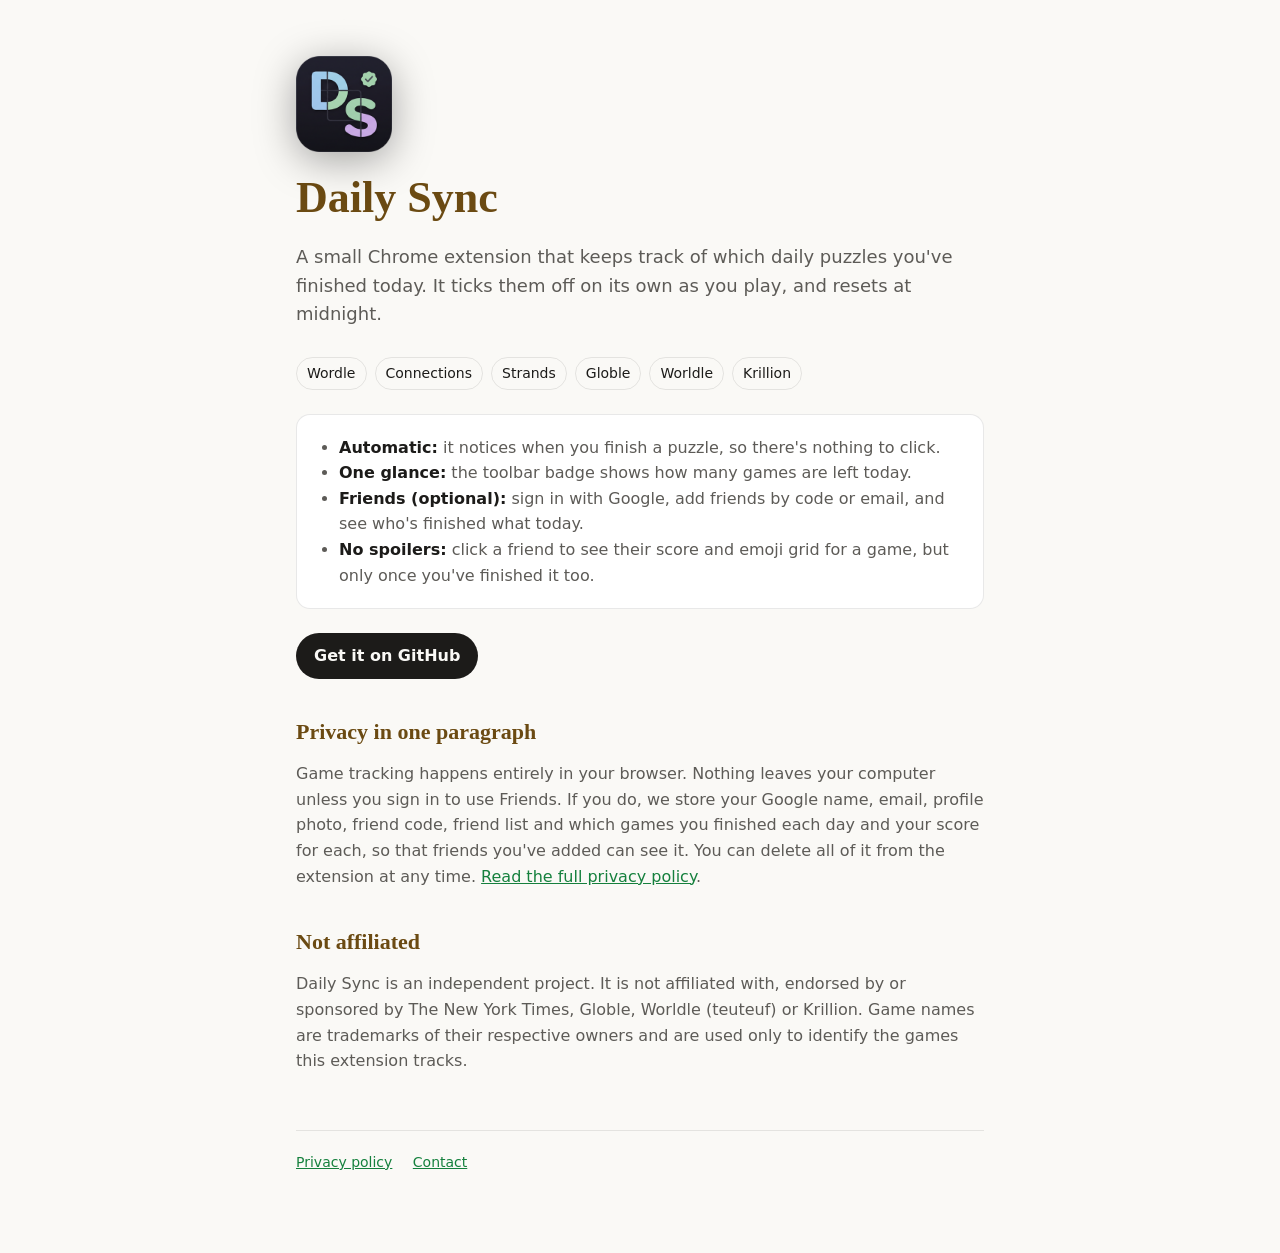
<file: docs/index.html>
<!doctype html>
<html lang="en">
<head>
  <meta charset="utf-8">
  <meta name="viewport" content="width=device-width, initial-scale=1">
  <title>Daily Sync</title>
  <meta name="description" content="A Chrome extension that tracks which daily puzzles you've finished today, and lets you compare progress with friends.">
  <meta name="google-site-verification" content="rkymTH4-JPx95Lj8J3eEU_9Kp0Ny_u4d1KwRM8esDr0" />
  <link rel="icon" type="image/png" href="favicon.png">
  <link rel="apple-touch-icon" href="apple-touch-icon.png">
  <meta property="og:image" content="https://raahilpattan.github.io/daily-sync/logo.png">
  <link rel="stylesheet" href="style.css">
</head>
<body>
  <main>
    <img class="logo" src="logo.png" alt="Daily Sync logo" width="96" height="96">
    <h1>Daily Sync</h1>
    <p class="lede">A small Chrome extension that keeps track of which daily puzzles you've finished today. It ticks them off on its own as you play, and resets at midnight.</p>

    <ul class="games">
      <li>Wordle</li><li>Connections</li><li>Strands</li><li>Globle</li><li>Worldle</li><li>Krillion</li>
    </ul>

    <div class="card">
      <ul>
        <li><strong>Automatic:</strong> it notices when you finish a puzzle, so there's nothing to click.</li>
        <li><strong>One glance:</strong> the toolbar badge shows how many games are left today.</li>
        <li><strong>Friends (optional):</strong> sign in with Google, add friends by code or email, and see who's finished what today.</li>
        <li><strong>No spoilers:</strong> click a friend to see their score and emoji grid for a game, but only once you've finished it too.</li>
      </ul>
    </div>

    <!-- After Chrome Web Store approval: point this at the store listing and relabel it "Add to Chrome". -->
    <p><a class="btn" href="https://github.com/raahilpattan/daily-sync">Get it on GitHub</a></p>

    <h2>Privacy in one paragraph</h2>
    <p>Game tracking happens entirely in your browser. Nothing leaves your computer unless you sign in to use Friends. If you do, we store your Google name, email, profile photo, friend code, friend list and which games you finished each day and your score for each, so that friends you've added can see it. You can delete all of it from the extension at any time. <a href="privacy.html">Read the full privacy policy</a>.</p>

    <h2>Not affiliated</h2>
    <p>Daily Sync is an independent project. It is not affiliated with, endorsed by or sponsored by The New York Times, Globle, Worldle (teuteuf) or Krillion. Game names are trademarks of their respective owners and are used only to identify the games this extension tracks.</p>

    <footer>
      <a href="privacy.html">Privacy policy</a>
      <a href="mailto:raahil.pattan@gmail.com">Contact</a>
    </footer>
  </main>
</body>
</html>
</file>
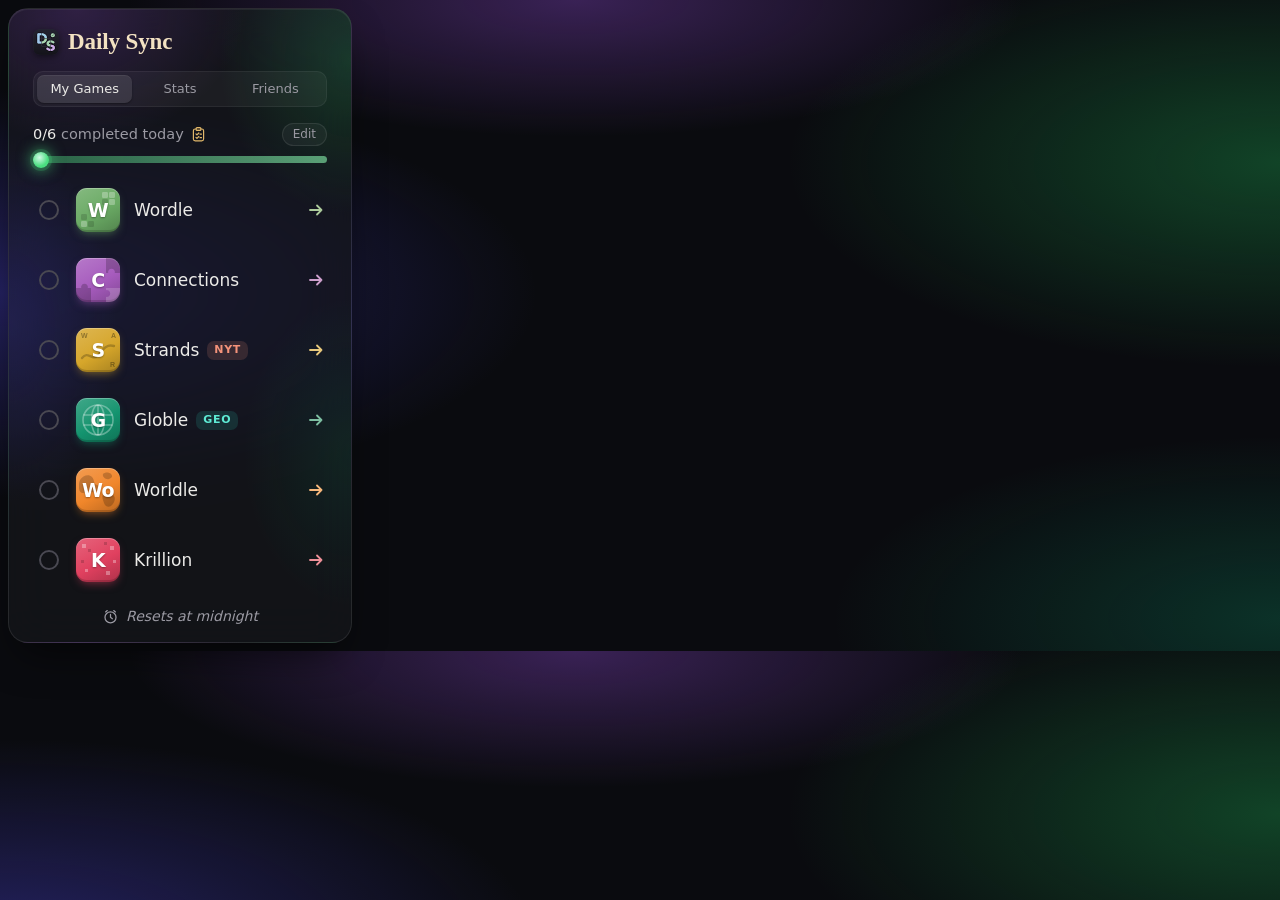
<file: popup.html>
<!doctype html>
<html lang="en">
<head>
  <meta charset="utf-8">
  <title>Daily Sync</title>
  <link rel="stylesheet" href="popup.css">
</head>
<body>
  <main class="card">
    <header class="head">
      <div class="title-row">
        <h1><img class="logo" src="icons/icon48.png" alt="" width="26" height="26">Daily Sync</h1>
        <time id="date" class="date"></time>
      </div>

      <div class="tabs" role="tablist" aria-label="View">
        <span class="tab-indicator" aria-hidden="true"></span>
        <button class="tab" id="tab-games" role="tab" aria-selected="true" aria-controls="panel-games" data-tab="games">My Games</button>
        <button class="tab" id="tab-stats" role="tab" aria-selected="false" aria-controls="panel-stats" data-tab="stats" tabindex="-1">Stats</button>
        <button class="tab" id="tab-friends" role="tab" aria-selected="false" aria-controls="panel-friends" data-tab="friends" tabindex="-1">Friends</button>
      </div>
    </header>

    <!-- ───────── My Games ───────── -->
    <section id="panel-games" class="panel" role="tabpanel" aria-labelledby="tab-games">
      <div class="progress-block">
        <div class="progress-label">
          <span id="progress-text"><b>0/6</b> completed today</span>
          <svg class="clipboard" viewBox="0 0 20 20" aria-hidden="true">
            <rect x="4" y="3.5" width="12" height="14" rx="2.2"/>
            <rect x="7.2" y="2" width="5.6" height="3.2" rx="1.1" class="clip"/>
            <path d="M7 9.2l1.2 1.2L10.4 8.2M11.8 9.5H13.5M7 13.4l1.2 1.2 2.2-2.2M11.8 13.7H13.5"/>
          </svg>
          <span id="streak-chip" class="streak-chip" hidden></span>
          <button id="edit-btn" class="edit-btn" type="button" aria-pressed="false" title="Hide or reorder games">Edit</button>
        </div>
        <div class="bar" role="progressbar" aria-labelledby="progress-text" aria-valuemin="0" aria-valuemax="6" aria-valuenow="0">
          <div id="bar-fill" class="bar-fill"></div>
          <div id="bar-knob" class="bar-knob"></div>
        </div>
      </div>

      <p id="edit-hint" class="edit-hint" hidden>Drag <b>⋮⋮</b> to reorder. Click the eye to hide a game you don't play.</p>
      <ul id="game-list" class="games"></ul>
    </section>

    <!-- ───────── Stats ───────── -->
    <section id="panel-stats" class="panel" role="tabpanel" aria-labelledby="tab-stats" hidden>
      <div class="stat-cards">
        <div class="stat-card main">
          <span class="stat-num"><span class="flame" aria-hidden="true">🔥</span><span id="st-current">0</span></span>
          <span class="stat-label">day streak</span>
        </div>
        <div class="stat-card">
          <span class="stat-num" id="st-best">0</span>
          <span class="stat-label">best streak</span>
        </div>
        <div class="stat-card">
          <span class="stat-num" id="st-perfect">0</span>
          <span class="stat-label">perfect days</span>
        </div>
      </div>

      <div class="cal-wrap">
        <div class="cal-head">
          <span id="cal-title">Last 16 weeks</span>
          <span class="cal-legend" aria-hidden="true">less <i class="l0"></i><i class="l1"></i><i class="l2"></i><i class="l3"></i><i class="l4"></i> all</span>
        </div>
        <div class="cal-body">
          <div class="cal-days" aria-hidden="true"><span>M</span><span></span><span>W</span><span></span><span>F</span><span></span><span></span></div>
          <div id="calendar" class="calendar" role="img"></div>
        </div>
      </div>

      <ul id="game-stats" class="game-stats"></ul>
      <p id="stats-empty" class="stats-empty" hidden>Finish a puzzle to start your streak. Your history builds up from today.</p>
    </section>

    <!-- ───────── Friends ───────── -->
    <section id="panel-friends" class="panel" role="tabpanel" aria-labelledby="tab-friends" hidden>

      <div id="friends-unconfigured" class="empty" hidden>
        <h2>Friends isn't set up yet</h2>
        <p>Add your OAuth client ID to <code>manifest.json</code> and your Firebase keys to <code>firebase-config.js</code>. The README has the steps.</p>
      </div>

      <div id="friends-signed-out" class="empty" hidden>
        <svg class="empty-art" viewBox="0 0 64 48" aria-hidden="true">
          <circle cx="22" cy="17" r="8"/><path d="M8 42c1.5-8 7.5-12 14-12s12.5 4 14 12"/>
          <circle cx="44" cy="19" r="6.5"/><path d="M38.5 31.5c1.6-.6 3.4-1 5.5-1 5.4 0 10.4 3.4 11.6 10.5"/>
        </svg>
        <h2>Play along with friends</h2>
        <p>Sign in to see who's finished today's puzzles.</p>
        <button id="signin-btn" class="google-btn" type="button">
          <svg viewBox="0 0 48 48" aria-hidden="true">
            <path fill="#EA4335" d="M24 9.5c3.54 0 6.71 1.22 9.21 3.6l6.85-6.85C35.9 2.38 30.47 0 24 0 14.62 0 6.51 5.38 2.56 13.22l7.98 6.19C12.43 13.72 17.74 9.5 24 9.5z"/>
            <path fill="#4285F4" d="M46.98 24.55c0-1.57-.15-3.09-.38-4.55H24v9.02h12.94c-.58 2.96-2.26 5.48-4.78 7.18l7.73 6c4.51-4.18 7.09-10.36 7.09-17.65z"/>
            <path fill="#FBBC05" d="M10.53 28.59c-.48-1.45-.76-2.99-.76-4.59s.27-3.14.76-4.59l-7.98-6.19C.92 16.46 0 20.12 0 24c0 3.88.92 7.54 2.56 10.78l7.97-6.19z"/>
            <path fill="#34A853" d="M24 48c6.48 0 11.93-2.13 15.89-5.81l-7.73-6c-2.15 1.45-4.92 2.3-8.16 2.3-6.26 0-11.57-4.22-13.47-9.91l-7.98 6.19C6.51 42.62 14.62 48 24 48z"/>
          </svg>
          <span>Sign in with Google</span>
        </button>
        <p id="signin-msg" class="form-msg" hidden></p>
      </div>

      <div id="friends-signed-in" hidden>
        <div class="me-row">
          <span class="avatar" id="me-avatar"></span>
          <div class="me-text">
            <span id="me-name" class="me-name"></span>
            <button id="copy-code" class="code-chip" type="button" title="Copy your friend code">
              Your code <b id="me-code">······</b>
              <svg viewBox="0 0 16 16" aria-hidden="true"><rect x="5.5" y="5.5" width="8" height="8" rx="1.6"/><path d="M10.5 3.5v-.2A1.3 1.3 0 0 0 9.2 2H3.3A1.3 1.3 0 0 0 2 3.3v5.9a1.3 1.3 0 0 0 1.3 1.3h.2"/></svg>
            </button>
          </div>
          <button id="refresh-btn" class="icon-btn" type="button" title="Refresh" aria-label="Refresh leaderboard">
            <svg viewBox="0 0 16 16" aria-hidden="true"><path d="M13.5 8a5.5 5.5 0 1 1-1.6-3.9M13.5 2.5v3h-3"/></svg>
          </button>
        </div>

        <ol id="leaderboard" class="board" aria-live="polite"></ol>

        <div id="pending-wrap" class="pending-wrap" hidden>
          <h3>Waiting for them to add you back</h3>
          <ul id="pending" class="pending"></ul>
        </div>

        <form id="add-form" class="add-form" autocomplete="off">
          <input id="add-input" type="text" placeholder="Friend's email or code" spellcheck="false" aria-label="Friend's email or friend code">
          <button id="add-btn" type="submit">Add</button>
        </form>
        <p id="add-msg" class="form-msg" hidden></p>

        <div class="account-links">
          <button id="signout-btn" class="link-btn" type="button">Sign out</button>
          <span aria-hidden="true">·</span>
          <button id="delete-btn" class="link-btn danger" type="button">Delete account</button>
        </div>
      </div>
    </section>

    <footer class="foot">
      <svg class="clock" viewBox="0 0 20 20" aria-hidden="true">
        <circle cx="10" cy="11" r="6.5"/>
        <path d="M10 7.6V11l2.2 1.6M4.2 4.6l2-1.6M15.8 4.6l-2-1.6"/>
      </svg>
      <span id="reset-countdown">Resets at midnight</span>
    </footer>
  </main>

  <template id="row-template">
    <li class="game">
      <button class="handle" type="button" tabindex="-1" aria-hidden="true">
        <svg viewBox="0 0 12 20"><circle cx="3.5" cy="5" r="1.4"/><circle cx="8.5" cy="5" r="1.4"/><circle cx="3.5" cy="10" r="1.4"/><circle cx="8.5" cy="10" r="1.4"/><circle cx="3.5" cy="15" r="1.4"/><circle cx="8.5" cy="15" r="1.4"/></svg>
      </button>
      <button class="status" type="button">
        <span class="ring"></span>
        <svg class="check" viewBox="0 0 20 20" aria-hidden="true"><circle cx="10" cy="10" r="9"/><path d="M6 10.4l2.6 2.6L14.2 7.4"/></svg>
      </button>
      <button class="open" type="button">
        <span class="tile" aria-hidden="true"><span class="tile-art"></span><span class="tile-letter"></span></span>
        <span class="text">
          <span class="name-row"><span class="name"></span><span class="tag" hidden></span></span>
          <span class="sub"></span>
        </span>
        <svg class="arrow" viewBox="0 0 20 20" aria-hidden="true"><path d="M4 10h11.5M11 5.5l4.5 4.5-4.5 4.5"/></svg>
      </button>
      <button class="vis" type="button" aria-pressed="true">
        <svg class="eye-on" viewBox="0 0 20 20" aria-hidden="true"><path d="M1.8 10S4.8 4.5 10 4.5 18.2 10 18.2 10 15.2 15.5 10 15.5 1.8 10 1.8 10z"/><circle cx="10" cy="10" r="2.6"/></svg>
        <svg class="eye-off" viewBox="0 0 20 20" aria-hidden="true"><path d="M3 3l14 14M8.2 5a8.8 8.8 0 0 1 1.8-.2c5.2 0 8.2 5.2 8.2 5.2a14 14 0 0 1-2.3 2.9M12.1 14.9A8 8 0 0 1 10 15.2C4.8 15.2 1.8 10 1.8 10a14 14 0 0 1 3.1-3.6"/></svg>
      </button>
    </li>
  </template>

  <script type="module" src="popup.js"></script>
</body>
</html>
</file>
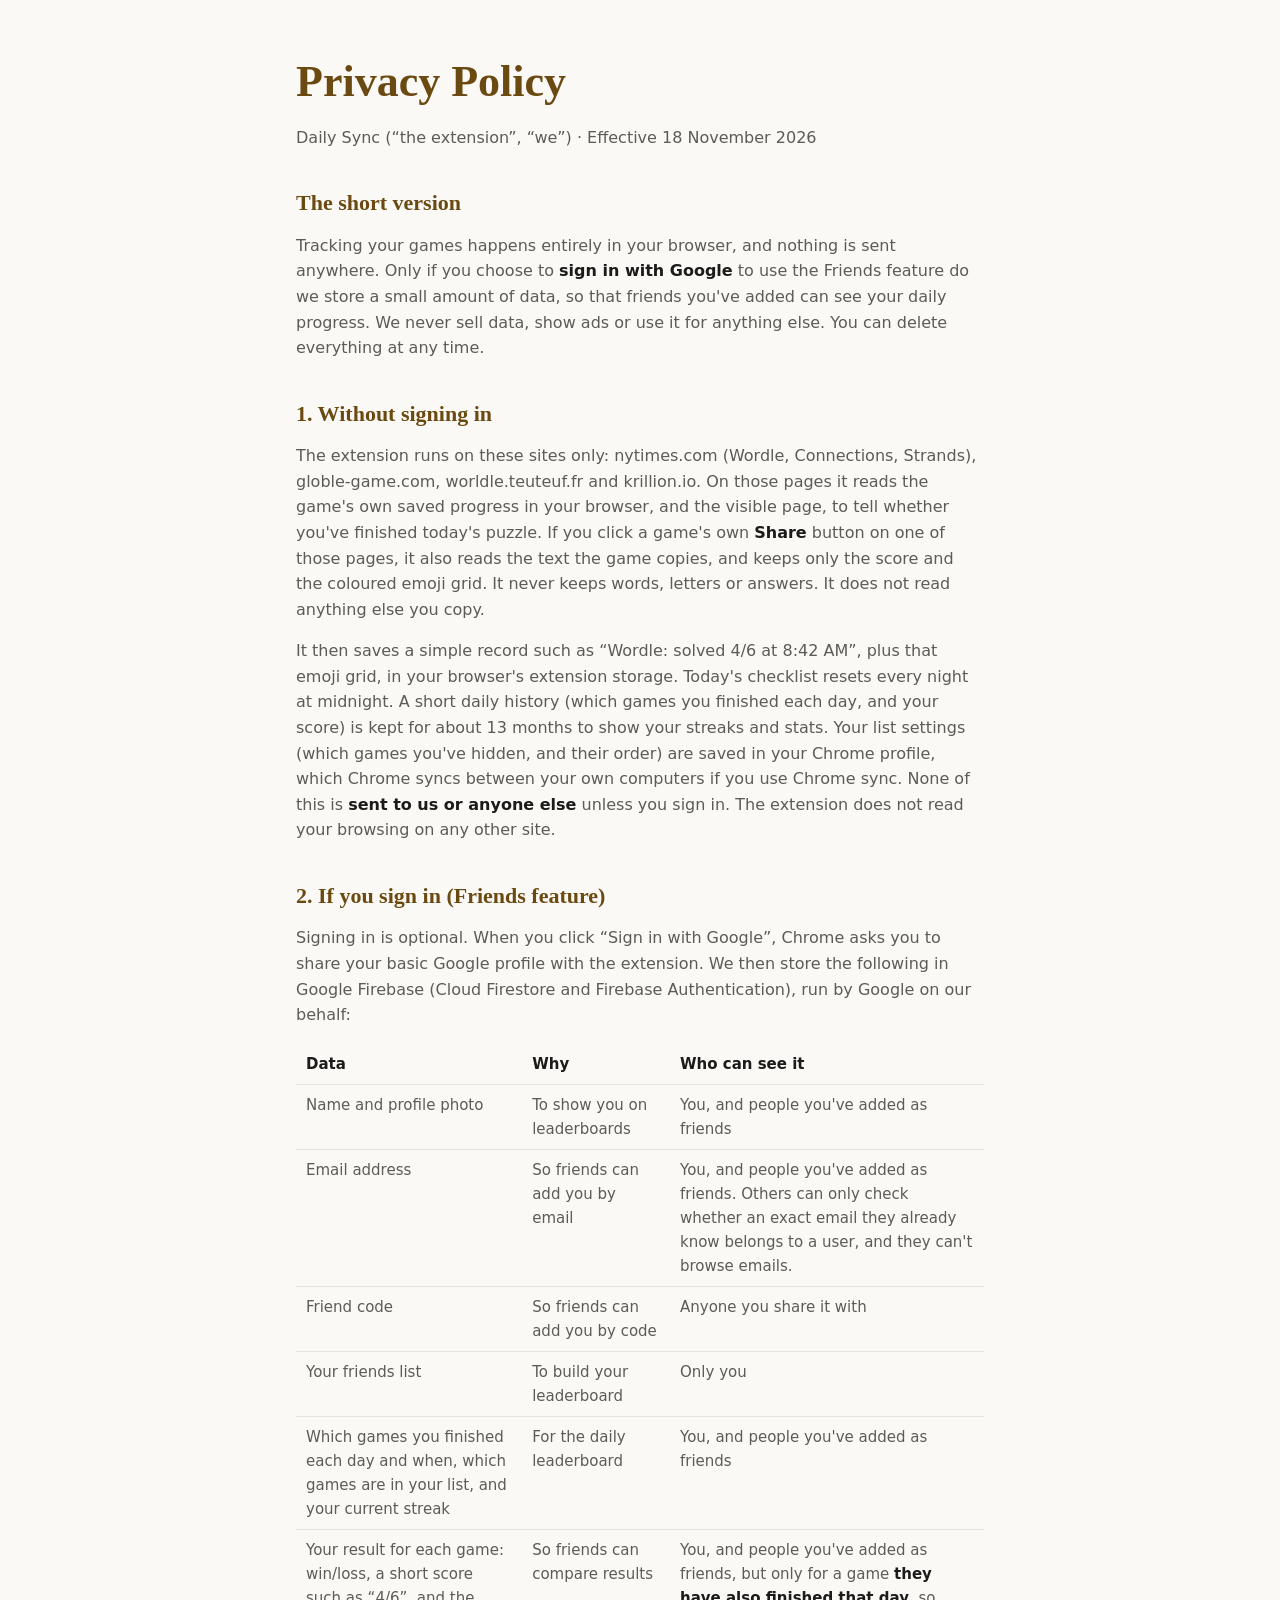
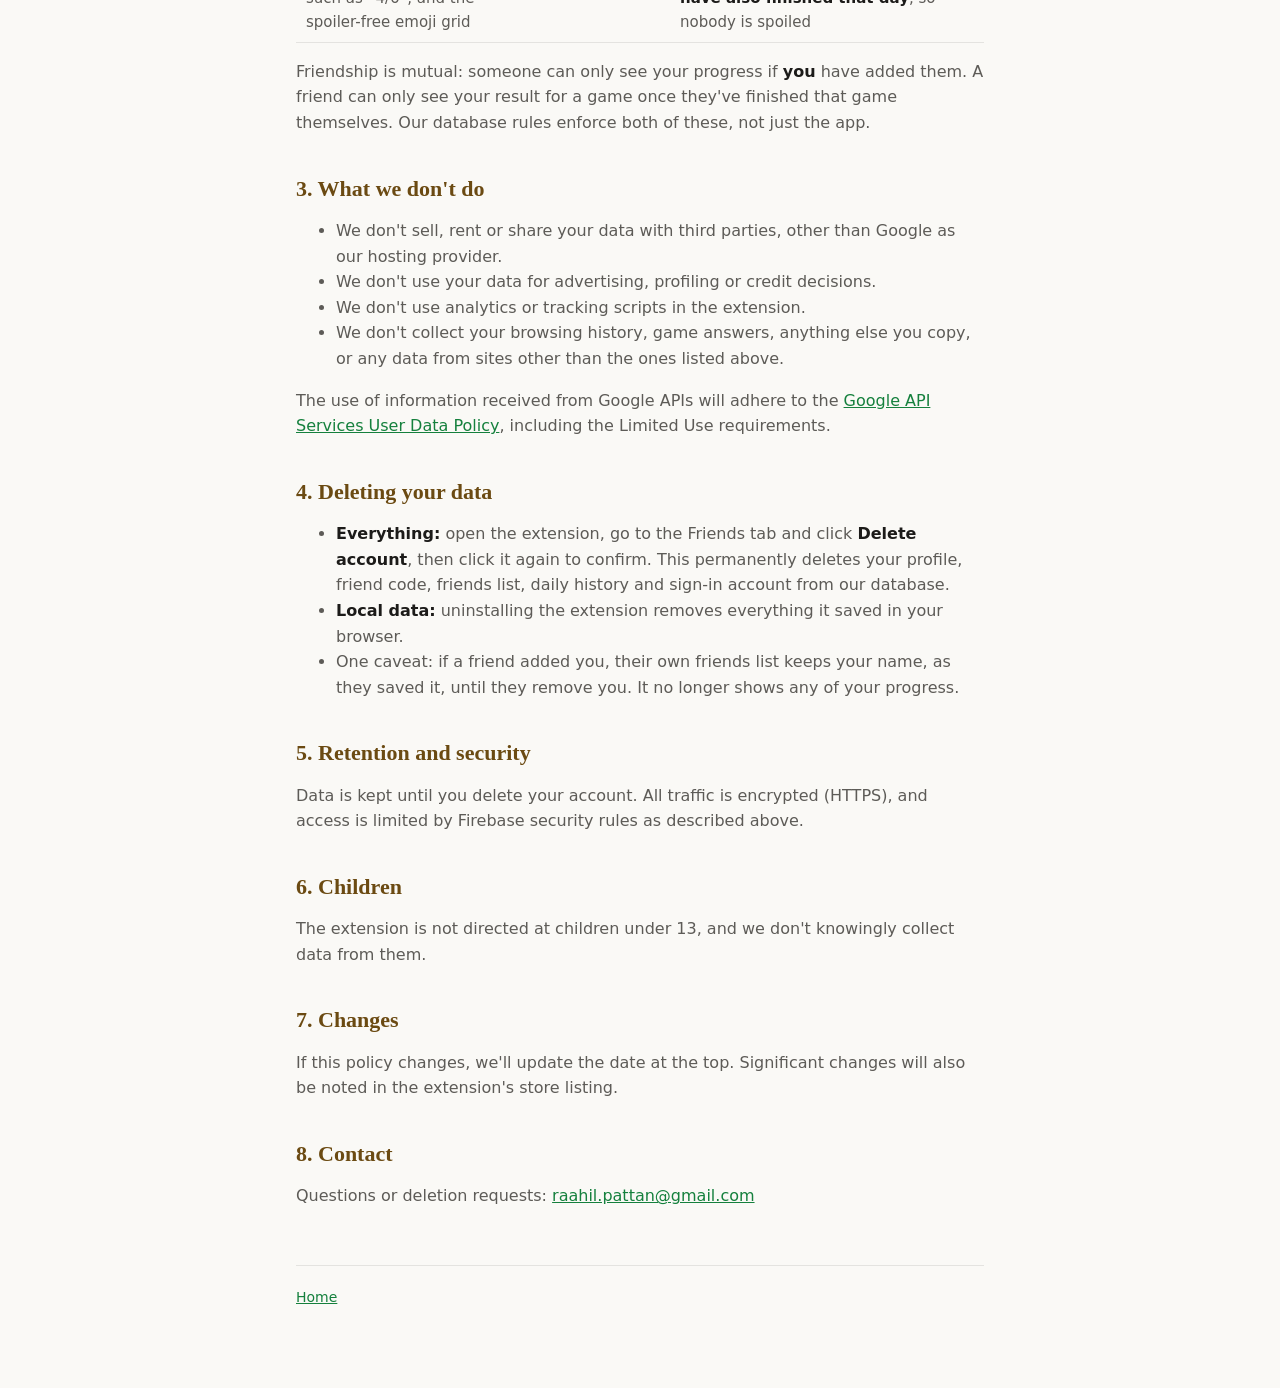
<file: docs/privacy.html>
<!doctype html>
<html lang="en">
<head>
  <meta charset="utf-8">
  <meta name="viewport" content="width=device-width, initial-scale=1">
  <title>Privacy Policy · Daily Sync</title>
  <link rel="icon" type="image/png" href="favicon.png">
  <link rel="apple-touch-icon" href="apple-touch-icon.png">
  <link rel="stylesheet" href="style.css">
</head>
<body>
  <main>
    <h1>Privacy Policy</h1>
    <p>Daily Sync (“the extension”, “we”) · Effective 18 November 2026</p>

    <h2>The short version</h2>
    <p>Tracking your games happens entirely in your browser, and nothing is sent anywhere. Only if you choose to <strong>sign in with Google</strong> to use the Friends feature do we store a small amount of data, so that friends you've added can see your daily progress. We never sell data, show ads or use it for anything else. You can delete everything at any time.</p>

    <h2>1. Without signing in</h2>
    <p>The extension runs on these sites only: nytimes.com (Wordle, Connections, Strands), globle-game.com, worldle.teuteuf.fr and krillion.io. On those pages it reads the game's own saved progress in your browser, and the visible page, to tell whether you've finished today's puzzle. If you click a game's own <strong>Share</strong> button on one of those pages, it also reads the text the game copies, and keeps only the score and the coloured emoji grid. It never keeps words, letters or answers. It does not read anything else you copy.</p>
    <p>It then saves a simple record such as “Wordle: solved 4/6 at 8:42 AM”, plus that emoji grid, in your browser's extension storage. Today's checklist resets every night at midnight. A short daily history (which games you finished each day, and your score) is kept for about 13 months to show your streaks and stats. Your list settings (which games you've hidden, and their order) are saved in your Chrome profile, which Chrome syncs between your own computers if you use Chrome sync. None of this is <strong>sent to us or anyone else</strong> unless you sign in. The extension does not read your browsing on any other site.</p>

    <h2>2. If you sign in (Friends feature)</h2>
    <p>Signing in is optional. When you click “Sign in with Google”, Chrome asks you to share your basic Google profile with the extension. We then store the following in Google Firebase (Cloud Firestore and Firebase Authentication), run by Google on our behalf:</p>
    <div class="table-wrap">
      <table>
        <tr><th>Data</th><th>Why</th><th>Who can see it</th></tr>
        <tr><td>Name and profile photo</td><td>To show you on leaderboards</td><td>You, and people you've added as friends</td></tr>
        <tr><td>Email address</td><td>So friends can add you by email</td><td>You, and people you've added as friends. Others can only check whether an exact email they already know belongs to a user, and they can't browse emails.</td></tr>
        <tr><td>Friend code</td><td>So friends can add you by code</td><td>Anyone you share it with</td></tr>
        <tr><td>Your friends list</td><td>To build your leaderboard</td><td>Only you</td></tr>
        <tr><td>Which games you finished each day and when, which games are in your list, and your current streak</td><td>For the daily leaderboard</td><td>You, and people you've added as friends</td></tr>
        <tr><td>Your result for each game: win/loss, a short score such as “4/6”, and the spoiler-free emoji grid</td><td>So friends can compare results</td><td>You, and people you've added as friends, but only for a game <strong>they have also finished that day</strong>, so nobody is spoiled</td></tr>
      </table>
    </div>
    <p>Friendship is mutual: someone can only see your progress if <strong>you</strong> have added them. A friend can only see your result for a game once they've finished that game themselves. Our database rules enforce both of these, not just the app.</p>

    <h2>3. What we don't do</h2>
    <ul>
      <li>We don't sell, rent or share your data with third parties, other than Google as our hosting provider.</li>
      <li>We don't use your data for advertising, profiling or credit decisions.</li>
      <li>We don't use analytics or tracking scripts in the extension.</li>
      <li>We don't collect your browsing history, game answers, anything else you copy, or any data from sites other than the ones listed above.</li>
    </ul>
    <p>The use of information received from Google APIs will adhere to the <a href="https://developers.google.com/terms/api-services-user-data-policy">Google API Services User Data Policy</a>, including the Limited Use requirements.</p>

    <h2>4. Deleting your data</h2>
    <ul>
      <li><strong>Everything:</strong> open the extension, go to the Friends tab and click <strong>Delete account</strong>, then click it again to confirm. This permanently deletes your profile, friend code, friends list, daily history and sign-in account from our database.</li>
      <li><strong>Local data:</strong> uninstalling the extension removes everything it saved in your browser.</li>
      <li>One caveat: if a friend added you, their own friends list keeps your name, as they saved it, until they remove you. It no longer shows any of your progress.</li>
    </ul>

    <h2>5. Retention and security</h2>
    <p>Data is kept until you delete your account. All traffic is encrypted (HTTPS), and access is limited by Firebase security rules as described above.</p>

    <h2>6. Children</h2>
    <p>The extension is not directed at children under 13, and we don't knowingly collect data from them.</p>

    <h2>7. Changes</h2>
    <p>If this policy changes, we'll update the date at the top. Significant changes will also be noted in the extension's store listing.</p>

    <h2>8. Contact</h2>
    <p>Questions or deletion requests: <a href="mailto:raahil.pattan@gmail.com">raahil.pattan@gmail.com</a></p>

    <footer>
      <a href="index.html">Home</a>
    </footer>
  </main>
</body>
</html>
</file>
<file: docs/style.css>
:root {
  --bg: #0d0e12;
  --surface: #16171c;
  --border: rgba(255, 255, 255, 0.08);
  --text: #ecebe8;
  --muted: #a3a2ab;
  --cream: #f3e2c2;
  --green: #4ade80;
  --serif: "Iowan Old Style", "Palatino Linotype", Palatino, Georgia, serif;
  --sans: system-ui, -apple-system, "Segoe UI", Roboto, sans-serif;
  color-scheme: dark;
}
:root[data-theme="light"] { color-scheme: light; }
@media (prefers-color-scheme: light) {
  :root:not([data-theme="dark"]) {
    --bg: #faf9f6; --surface: #ffffff; --border: rgba(0, 0, 0, 0.09);
    --text: #1c1b19; --muted: #5d5b57; --cream: #6b4a12; --green: #15803d;
    color-scheme: light;
  }
}

* { box-sizing: border-box; }
body {
  margin: 0;
  background: var(--bg);
  color: var(--text);
  font: 16px/1.6 var(--sans);
  -webkit-font-smoothing: antialiased;
}
main { max-width: 720px; margin: 0 auto; padding: 56px 16px 80px; }
h1, h2 { font-family: var(--serif); color: var(--cream); line-height: 1.2; }
.logo { display: block; width: 96px; height: 96px; margin-bottom: 20px; filter: drop-shadow(0 8px 20px rgba(0, 0, 0, 0.35)); }
h1 { font-size: clamp(32px, 6vw, 44px); margin: 0 0 12px; }
h2 { font-size: 22px; margin: 40px 0 8px; }
p, li { color: var(--muted); }
strong { color: var(--text); }
a { color: var(--green); }
.lede { font-size: 18px; margin-bottom: 28px; }
.card { background: var(--surface); border: 1px solid var(--border); border-radius: 14px; padding: 20px 22px; margin: 24px 0; }
.card ul { margin: 0; padding-left: 20px; }
.games { display: flex; flex-wrap: wrap; gap: 8px; padding: 0; list-style: none; }
.games li { padding: 4px 10px; border: 1px solid var(--border); border-radius: 999px; font-size: 14px; color: var(--text); }
.btn { display: inline-block; padding: 10px 18px; border-radius: 999px; background: var(--text); color: var(--bg); font-weight: 600; text-decoration: none; }
footer { margin-top: 56px; font-size: 14px; color: var(--muted); border-top: 1px solid var(--border); padding-top: 20px; }
footer a { margin-right: 16px; }
table { width: 100%; border-collapse: collapse; font-size: 15px; }
th, td { text-align: left; padding: 8px 10px; border-bottom: 1px solid var(--border); vertical-align: top; }
th { color: var(--text); font-weight: 600; }
td { color: var(--muted); }
.table-wrap { overflow-x: auto; }
</file>
<file: popup.css>
:root {
  --frame: #0a0b0f;
  --card: rgba(22, 23, 28, 0.70);
  --card-border: rgba(255, 255, 255, 0.09);
  --text: #ecebe8;
  --muted: #9b9aa3;
  --faint: #5f5e68;
  --cream: #f3e2c2;
  --green: #4ade80;
  --green-deep: #22c55e;
  --serif: "Iowan Old Style", "Palatino Linotype", Palatino, "Book Antiqua", Georgia, ui-serif, serif;
  --sans: "Segoe UI Variable Text", "Segoe UI", system-ui, -apple-system, Roboto, sans-serif;
  color-scheme: dark;
}

* { box-sizing: border-box; margin: 0; padding: 0; }

body {
  width: 360px;
  padding: 8px;
  color: var(--text);
  font: 14px/1.35 var(--sans);
  -webkit-font-smoothing: antialiased;
  user-select: none;
  /* Ambient glows behind the glass card */
  background:
    radial-gradient(60% 45% at 0% 45%, rgba(79, 70, 229, 0.38), transparent 70%),
    radial-gradient(50% 30% at 45% 0%, rgba(168, 85, 247, 0.30), transparent 70%),
    radial-gradient(55% 45% at 100% 25%, rgba(34, 197, 94, 0.30), transparent 70%),
    radial-gradient(50% 40% at 100% 95%, rgba(16, 185, 129, 0.22), transparent 70%),
    var(--frame);
}

/* ---------- Glass card ---------- */
.card {
  position: relative;
  padding: 20px 14px 14px;
  border: 1px solid var(--card-border);
  border-radius: 20px;
  background:
    radial-gradient(70% 30% at 20% 0%, rgba(168, 85, 247, 0.20), transparent 70%),
    radial-gradient(45% 40% at 0% 50%, rgba(79, 70, 229, 0.16), transparent 70%),
    radial-gradient(55% 35% at 100% 8%, rgba(34, 197, 94, 0.20), transparent 70%),
    radial-gradient(45% 35% at 100% 70%, rgba(16, 185, 129, 0.10), transparent 70%),
    var(--card);
  backdrop-filter: blur(22px) saturate(1.3);
  box-shadow:
    inset 0 1px 0 rgba(255, 255, 255, 0.06),
    0 20px 40px -12px rgba(0, 0, 0, 0.6);
}

/* ---------- Header ---------- */
.head { padding: 0 10px 14px; }
.progress-block { padding: 2px 10px 14px; }

.title-row {
  display: flex;
  align-items: center;
  justify-content: space-between;
  margin-bottom: 16px;
}

h1 {
  display: flex;
  align-items: center;
  gap: 9px;
  font: 700 23px/1.1 var(--serif);
  color: var(--cream);
  letter-spacing: -0.005em;
}
h1 .logo {
  width: 26px; height: 26px;
  flex: none;
  border-radius: 7px;
  box-shadow: 0 2px 6px rgba(0, 0, 0, 0.45);
}

.date { color: var(--muted); font-size: 14px; font-variant-numeric: tabular-nums; }

.progress-label {
  display: flex;
  align-items: center;
  gap: 6px;
  font-size: 14.5px;
  color: var(--muted);
  margin-bottom: 10px;
}
.progress-label b { color: var(--text); font-weight: 500; }

.clipboard { width: 17px; height: 17px; fill: none; stroke: #e2b86b; stroke-width: 1.4; stroke-linecap: round; stroke-linejoin: round; }
.clipboard .clip { fill: #3a2f1c; }

/* Progress: soft full-length track, vivid fill, glowing knob at the leading edge */
.bar {
  --p: 0;
  position: relative;
  height: 7px;
  border-radius: 999px;
  background: linear-gradient(90deg, rgba(74, 222, 128, 0.38), rgba(134, 239, 172, 0.62));
}
.bar-fill {
  position: absolute; inset: 0 auto 0 0;
  width: calc(var(--p) * 1%);
  border-radius: inherit;
  background: linear-gradient(90deg, var(--green-deep), var(--green));
  transition: width 0.5s cubic-bezier(0.2, 0.8, 0.2, 1);
}
.bar-knob {
  position: absolute;
  top: 50%;
  left: calc(8px + (100% - 16px) * var(--p) / 100);
  width: 16px; height: 16px;
  border-radius: 50%;
  transform: translate(-50%, -50%);
  background: radial-gradient(circle at 40% 35%, #d1fae5, #4ade80 60%);
  box-shadow: 0 0 0 3px rgba(74, 222, 128, 0.18), 0 0 14px 3px rgba(74, 222, 128, 0.55);
  transition: left 0.5s cubic-bezier(0.2, 0.8, 0.2, 1);
}

/* ---------- Game rows ---------- */
.games { list-style: none; display: flex; flex-direction: column; gap: 4px; }

.game {
  --c: #888;
  position: relative;
  display: flex;
  align-items: center;
  gap: 4px;
  padding: 0 6px 0 8px;
  border: 1px solid transparent;
  border-radius: 14px;
  transition: background 0.2s, border-color 0.2s, box-shadow 0.2s;
}

/* Hover/focus: the row becomes a warm, game-tinted card */
.game:hover, .game:focus-within {
  background:
    linear-gradient(100deg, color-mix(in srgb, var(--c) 14%, transparent), rgba(255, 255, 255, 0.025) 70%);
  border-color: color-mix(in srgb, var(--c) 32%, rgba(255, 255, 255, 0.08));
  box-shadow: 0 6px 18px -8px color-mix(in srgb, var(--c) 45%, transparent), inset 0 1px 0 rgba(255, 255, 255, 0.04);
}

/* Status circle (click to toggle manually) */
.status {
  position: relative;
  width: 34px; height: 34px;
  flex: none;
  border: 0;
  border-radius: 50%;
  background: transparent;
  cursor: pointer;
}
.status:focus-visible { outline: 2px solid color-mix(in srgb, var(--c) 70%, white); outline-offset: -2px; }
.ring {
  position: absolute; inset: 7px;
  border: 2px solid #4a4952;
  border-radius: 50%;
  transition: border-color 0.2s, transform 0.25s, opacity 0.2s;
}
.game:hover .ring { border-color: #e9e8e4; }
.status:hover .ring { border-color: var(--green); }
.check {
  position: absolute; inset: 6px;
  width: 22px; height: 22px;
  opacity: 0; transform: scale(0.5);
  transition: opacity 0.2s, transform 0.3s cubic-bezier(0.3, 1.6, 0.5, 1);
}
.check circle { fill: var(--green-deep); }
.check path { fill: none; stroke: #062a12; stroke-width: 2.3; stroke-linecap: round; stroke-linejoin: round; }

.open {
  flex: 1;
  min-width: 0;
  display: flex;
  align-items: center;
  gap: 14px;
  padding: 10px 4px 10px 6px;
  border: 0;
  background: transparent;
  color: inherit;
  font: inherit;
  text-align: left;
  cursor: pointer;
  outline: none;
}

/* Illustrated app tile */
.tile {
  position: relative;
  width: 44px; height: 44px;
  flex: none;
  border-radius: 11px;
  overflow: hidden;
  background: linear-gradient(150deg, color-mix(in srgb, var(--c) 82%, white), var(--c) 55%, color-mix(in srgb, var(--c) 78%, black));
  box-shadow:
    inset 0 1px 0 rgba(255, 255, 255, 0.28),
    inset 0 -2px 0 rgba(0, 0, 0, 0.18),
    0 4px 10px -3px color-mix(in srgb, var(--c) 55%, transparent);
  transition: filter 0.25s;
}
.tile-art, .tile-art svg { position: absolute; inset: 0; width: 100%; height: 100%; }
.tile-letter {
  position: absolute; inset: 0;
  display: grid; place-items: center;
  font: 700 19px/1 var(--sans);
  letter-spacing: -0.03em;
  color: #fff;
  text-shadow: 0 1px 2px rgba(0, 0, 0, 0.35);
}

.text { flex: 1; min-width: 0; display: flex; flex-direction: column; gap: 1px; }
.name-row { display: flex; align-items: center; gap: 8px; min-width: 0; }
.name { font-size: 17px; font-weight: 450; color: var(--text); white-space: nowrap; overflow: hidden; text-overflow: ellipsis; }
.sub { font-size: 14px; color: var(--green); display: none; }

.tag {
  padding: 2px 7px;
  border-radius: 7px;
  font-size: 11px;
  font-weight: 700;
  letter-spacing: 0.06em;
}
.tag[data-tag="NYT"] { color: #f4937a; background: rgba(244, 147, 122, 0.15); }
.tag[data-tag="GEO"] { color: #5eead4; background: rgba(45, 212, 191, 0.14); }
.tag:not([data-tag="NYT"]):not([data-tag="GEO"]) { color: color-mix(in srgb, var(--c) 60%, white); background: color-mix(in srgb, var(--c) 18%, transparent); }

.arrow {
  width: 20px; height: 20px;
  flex: none;
  fill: none;
  stroke: color-mix(in srgb, var(--c) 55%, #fff4e0);
  stroke-width: 1.8;
  stroke-linecap: round;
  stroke-linejoin: round;
  transition: transform 0.2s;
}
.game:hover .arrow, .open:focus-visible .arrow { transform: translateX(3px); }

/* ---------- Completed ---------- */
.game.done .ring { opacity: 0; transform: scale(1.3); }
.game.done .check { opacity: 1; transform: none; filter: drop-shadow(0 0 6px rgba(34, 197, 94, 0.45)); }
.game.done .tile { filter: saturate(0.35) brightness(0.9); }
.game.done .sub { display: block; }
.game.done .sub.fail { color: #fbbf24; }
.game.done .arrow { opacity: 0; transition: opacity 0.2s, transform 0.2s; }
.game.done:hover .arrow { opacity: 0.8; }

/* ---------- Footer ---------- */
.foot {
  display: flex;
  align-items: center;
  justify-content: center;
  gap: 7px;
  padding: 14px 0 2px;
  color: var(--muted);
  font-size: 14px;
  font-style: italic;
  font-variant-numeric: tabular-nums;
}
.clock { width: 17px; height: 17px; fill: none; stroke: currentColor; stroke-width: 1.5; stroke-linecap: round; stroke-linejoin: round; }

.card.all-done .bar-knob { box-shadow: 0 0 0 3px rgba(74, 222, 128, 0.25), 0 0 20px 6px rgba(74, 222, 128, 0.7); }

/* =====================================================================
   Tabs: native-style segmented control
   ===================================================================== */
.tabs {
  position: relative;
  display: grid;
  grid-template-columns: repeat(3, 1fr);
  padding: 3px;
  border-radius: 10px;
  background: rgba(255, 255, 255, 0.045);
  border: 1px solid rgba(255, 255, 255, 0.06);
}
.tab-indicator {
  position: absolute;
  top: 3px; bottom: 3px; left: 3px;
  width: calc((100% - 6px) / 3);
  border-radius: 7px;
  background: rgba(255, 255, 255, 0.10);
  box-shadow: 0 1px 2px rgba(0, 0, 0, 0.35), inset 0 1px 0 rgba(255, 255, 255, 0.06);
  transition: transform 0.25s cubic-bezier(0.3, 0.7, 0.2, 1);
}
.tabs[data-active="stats"] .tab-indicator { transform: translateX(100%); }
.tabs[data-active="friends"] .tab-indicator { transform: translateX(200%); }
.tab {
  position: relative;
  padding: 6px 0;
  border: 0;
  background: none;
  color: var(--muted);
  font: 500 13px/1.2 var(--sans);
  cursor: pointer;
  transition: color 0.2s;
}
.tab[aria-selected="true"] { color: var(--text); }
.tab:hover { color: var(--text); }
.tab:focus-visible { outline: 2px solid rgba(255, 255, 255, 0.35); outline-offset: -2px; border-radius: 7px; }

/* Panels slide in from the side of the tab you came from */
.panel { --dx: 0px; animation: panel-in 0.22s ease-out both; }
.panel.enter-left { --dx: -12px; }
.panel.enter-right { --dx: 12px; }
@keyframes panel-in {
  from { opacity: 0; transform: translateX(var(--dx)); }
  to { opacity: 1; transform: none; }
}

/* =====================================================================
   Friends panel
   ===================================================================== */
#panel-friends { padding: 2px 6px 0; }

.empty { text-align: center; padding: 18px 10px 10px; }
.empty h2 { font: 600 16px/1.3 var(--sans); color: var(--text); margin-bottom: 6px; }
.empty p { color: var(--muted); font-size: 13px; margin-bottom: 16px; }
.empty code { font-size: 12px; color: var(--text); background: rgba(255, 255, 255, 0.06); padding: 1px 4px; border-radius: 4px; }
.empty-art { width: 64px; height: 48px; margin-bottom: 8px; fill: none; stroke: var(--faint); stroke-width: 2; stroke-linecap: round; }

.google-btn {
  display: inline-flex;
  align-items: center;
  gap: 10px;
  padding: 9px 16px 9px 12px;
  border: 1px solid #dadce0;
  border-radius: 999px;
  background: #fff;
  color: #1f1f1f;
  font: 500 14px/1 var(--sans);
  cursor: pointer;
  box-shadow: 0 1px 2px rgba(0, 0, 0, 0.3);
  transition: background 0.15s, box-shadow 0.15s, opacity 0.15s;
}
.google-btn svg { width: 18px; height: 18px; }
.google-btn:hover { background: #f4f5f7; box-shadow: 0 2px 6px rgba(0, 0, 0, 0.35); }
.google-btn:disabled { opacity: 0.6; cursor: progress; }

/* Me row */
.me-row { display: flex; align-items: center; gap: 10px; padding: 4px 4px 12px; }
.me-text { flex: 1; min-width: 0; display: flex; flex-direction: column; align-items: flex-start; gap: 3px; }
.me-name { font-weight: 600; font-size: 14px; white-space: nowrap; overflow: hidden; text-overflow: ellipsis; max-width: 100%; }

.avatar {
  --av: #555;
  width: 32px; height: 32px;
  flex: none;
  display: grid; place-items: center;
  border-radius: 50%;
  overflow: hidden;
  background: var(--av);
  color: #fff;
  font: 600 13px/1 var(--sans);
}
.avatar img { width: 100%; height: 100%; object-fit: cover; }

.code-chip {
  display: inline-flex; align-items: center; gap: 5px;
  padding: 2px 7px;
  border: 1px solid rgba(255, 255, 255, 0.08);
  border-radius: 6px;
  background: rgba(255, 255, 255, 0.04);
  color: var(--muted);
  font: 12px/1.4 var(--sans);
  cursor: pointer;
  transition: border-color 0.15s, color 0.15s;
}
.code-chip b { color: var(--text); font-weight: 600; letter-spacing: 0.08em; font-variant-numeric: tabular-nums; }
.code-chip svg { width: 12px; height: 12px; fill: none; stroke: currentColor; stroke-width: 1.4; }
.code-chip:hover { border-color: rgba(255, 255, 255, 0.18); color: var(--text); }
.code-chip.copied { border-color: rgba(74, 222, 128, 0.5); color: var(--green); }

.icon-btn {
  width: 28px; height: 28px;
  display: grid; place-items: center;
  border: 0; border-radius: 8px;
  background: transparent;
  color: var(--muted);
  cursor: pointer;
}
.icon-btn:hover { background: rgba(255, 255, 255, 0.06); color: var(--text); }
.icon-btn svg { width: 15px; height: 15px; fill: none; stroke: currentColor; stroke-width: 1.6; stroke-linecap: round; stroke-linejoin: round; }
.icon-btn.spinning svg { animation: spin 0.8s linear infinite; }
@keyframes spin { to { transform: rotate(360deg); } }

/* Leaderboard */
.board {
  list-style: none;
  border-radius: 12px;
  background: rgba(255, 255, 255, 0.03);
  border: 1px solid rgba(255, 255, 255, 0.06);
  overflow: hidden;
}
.board li {
  position: relative;
  display: flex; align-items: center; gap: 10px;
  padding: 9px 12px;
}
.board li + li { border-top: 1px solid rgba(255, 255, 255, 0.05); }
.board li.me { background: rgba(255, 255, 255, 0.035); }

.rank { width: 16px; flex: none; text-align: center; color: var(--faint); font: 600 12px/1 var(--sans); font-variant-numeric: tabular-nums; }
.rank.r1 { color: #e8c169; }
.rank.r2 { color: #c3c7cf; }
.rank.r3 { color: #c8916a; }

.who { flex: 1; min-width: 0; display: flex; flex-direction: column; gap: 4px; }
.who-name { display: flex; align-items: center; gap: 6px; font-size: 13.5px; min-width: 0; }
.who-name .nm { white-space: nowrap; overflow: hidden; text-overflow: ellipsis; }
.you-pill { flex: none; padding: 0 5px; border-radius: 4px; font-size: 10px; font-weight: 600; letter-spacing: 0.04em; color: var(--muted); background: rgba(255, 255, 255, 0.07); }

.dots { display: flex; gap: 4px; }
.dot { width: 7px; height: 7px; border-radius: 50%; background: rgba(255, 255, 255, 0.1); }
.dot.on { background: var(--c); }

.score { flex: none; font: 600 13.5px/1 var(--sans); font-variant-numeric: tabular-nums; color: var(--text); }
.score small { color: var(--faint); font-weight: 500; }
.score.zero { color: var(--faint); }

.remove {
  position: absolute; right: 6px; top: 50%;
  width: 22px; height: 22px;
  transform: translateY(-50%);
  display: grid; place-items: center;
  border: 0; border-radius: 6px;
  background: #22232a;
  color: var(--muted);
  font-size: 15px; line-height: 1;
  cursor: pointer;
  opacity: 0; pointer-events: none;
  transition: opacity 0.15s;
}
.board li:hover .remove, .pending li:hover .remove, .remove:focus-visible { opacity: 1; pointer-events: auto; }
.remove:hover { color: #fca5a5; }

/* Friend rows expand to show their results */
.board li.friend { cursor: pointer; transition: background 0.15s; }
.board li.friend:hover { background: rgba(255, 255, 255, 0.03); }
.board li.friend:focus-visible { outline: 2px solid rgba(255, 255, 255, 0.3); outline-offset: -2px; }
.board li.friend.open { background: rgba(255, 255, 255, 0.04); }
.chev {
  width: 7px; height: 7px;
  flex: none;
  margin: 0 2px 0 -2px;
  border-right: 1.5px solid var(--faint);
  border-bottom: 1.5px solid var(--faint);
  transform: rotate(-45deg);
  transition: transform 0.2s, border-color 0.15s;
}
.board li.friend.open .chev { transform: translateY(-2px) rotate(45deg); }
.board li.friend:hover .chev { opacity: 0; } /* the × remove button takes its place */

.board li.results {
  display: flex;
  flex-direction: column;
  align-items: stretch;
  gap: 8px;
  padding: 2px 12px 12px 38px;
  border-top: 0;
  background: rgba(255, 255, 255, 0.04);
  animation: results-in 0.18s ease-out both;
}
@keyframes results-in { from { opacity: 0; transform: translateY(-3px); } to { opacity: 1; transform: none; } }

.res {
  --c: #888;
  display: grid;
  grid-template-columns: 8px 1fr auto;
  align-items: center;
  column-gap: 8px;
  font-size: 12.5px;
}
.res-dot { width: 7px; height: 7px; border-radius: 50%; background: var(--c); }
.res-name { color: var(--text); white-space: nowrap; overflow: hidden; text-overflow: ellipsis; }
.res-score { color: var(--text); font-weight: 600; font-variant-numeric: tabular-nums; text-align: right; }
.res-score small { color: var(--faint); font-weight: 400; }
.res.locked .res-dot { background: transparent; box-shadow: inset 0 0 0 1.5px var(--c); }
.res.locked .res-name { color: var(--muted); }
.res-play {
  border: 0; background: none;
  color: var(--faint);
  font: italic 12px/1.2 var(--sans);
  cursor: pointer;
}
.res-play:hover { color: var(--text); text-decoration: underline; }
.res-grid {
  grid-column: 2 / -1;
  margin-top: 4px;
  font: 11px/1.2 "Segoe UI Emoji", "Apple Color Emoji", "Noto Color Emoji", sans-serif;
  letter-spacing: 1px;
  white-space: pre;
  overflow-x: auto;
  user-select: text;
}
.res-note { color: var(--muted); font-size: 12.5px; }

.board .skeleton { height: 46px; }
.board .skeleton::after {
  content: ""; position: absolute; inset: 14px 12px;
  border-radius: 6px;
  background: linear-gradient(90deg, rgba(255,255,255,0.04), rgba(255,255,255,0.08), rgba(255,255,255,0.04));
  background-size: 200% 100%;
  animation: shimmer 1.2s linear infinite;
}
@keyframes shimmer { to { background-position: -200% 0; } }

.board-note { padding: 10px 12px; color: var(--muted); font-size: 12.5px; text-align: center; }

.pending-wrap { margin-top: 12px; }
.pending-wrap h3 { font: 500 11.5px/1.2 var(--sans); color: var(--faint); text-transform: uppercase; letter-spacing: 0.06em; padding: 0 4px 6px; }
.pending { list-style: none; }
.pending li { position: relative; display: flex; align-items: center; gap: 8px; padding: 5px 4px; color: var(--muted); font-size: 13px; }
.pending .avatar { width: 22px; height: 22px; font-size: 10px; opacity: 0.7; }

/* Add friend */
.add-form { display: flex; gap: 6px; margin-top: 12px; }
.add-form input {
  flex: 1; min-width: 0;
  padding: 8px 10px;
  border: 1px solid rgba(255, 255, 255, 0.09);
  border-radius: 9px;
  background: rgba(0, 0, 0, 0.25);
  color: var(--text);
  font: 13px/1.2 var(--sans);
  outline: none;
  transition: border-color 0.15s, box-shadow 0.15s;
}
.add-form input::placeholder { color: var(--faint); }
.add-form input:focus { border-color: rgba(255, 255, 255, 0.25); box-shadow: 0 0 0 3px rgba(255, 255, 255, 0.05); }
.add-form button {
  padding: 0 14px;
  border: 0; border-radius: 9px;
  background: var(--text);
  color: #111;
  font: 600 13px/1 var(--sans);
  cursor: pointer;
  transition: opacity 0.15s;
}
.add-form button:disabled { opacity: 0.5; cursor: progress; }

.form-msg { margin-top: 8px; font-size: 12.5px; color: var(--muted); }
.form-msg.error { color: #fca5a5; }
.form-msg.ok { color: var(--green); }
.empty .form-msg { margin-top: 12px; }

.account-links { display: flex; justify-content: center; align-items: center; gap: 8px; margin-top: 12px; color: var(--faint); font-size: 12px; }
.link-btn.danger:hover, .link-btn.danger.armed { color: #fca5a5; }
.link-btn.danger.armed { text-decoration: underline; }
.link-btn {
  border: 0; background: none;
  color: var(--faint);
  font: 12px/1 var(--sans);
  cursor: pointer;
}
.link-btn:hover { color: var(--muted); text-decoration: underline; }

@media (prefers-reduced-motion: reduce) {
  * { transition: none !important; animation: none !important; }
}

/* =====================================================================
   Edit mode: hide / reorder games
   ===================================================================== */
.streak-chip {
  padding: 1px 7px;
  border-radius: 999px;
  background: rgba(251, 146, 60, 0.13);
  color: #fdba74;
  font-size: 12.5px;
  font-weight: 600;
  font-variant-numeric: tabular-nums;
  font-style: normal;
}
.streak-chip.pending { background: rgba(255, 255, 255, 0.06); color: var(--muted); }

.edit-btn {
  margin-left: auto;
  padding: 3px 10px;
  border: 1px solid rgba(255, 255, 255, 0.09);
  border-radius: 999px;
  background: rgba(255, 255, 255, 0.04);
  color: var(--muted);
  font: 500 12px/1.3 var(--sans);
  cursor: pointer;
  transition: color 0.15s, border-color 0.15s, background 0.15s;
}
.edit-btn:hover { color: var(--text); border-color: rgba(255, 255, 255, 0.2); }
.edit-btn[aria-pressed="true"] { color: #062a12; background: var(--green); border-color: var(--green); }
.edit-btn:focus-visible { outline: 2px solid rgba(255, 255, 255, 0.35); outline-offset: 2px; }

.edit-hint { margin: -4px 10px 8px; color: var(--faint); font-size: 12px; }
.edit-hint b { color: var(--muted); letter-spacing: -0.1em; }

.handle, .vis { display: none; }
.games.editing .handle {
  display: grid; place-items: center;
  width: 22px; height: 34px;
  flex: none;
  margin-right: -2px;
  border: 0; border-radius: 6px;
  background: none;
  color: var(--faint);
  cursor: grab;
  touch-action: none;
}
.games.editing .handle:hover { color: var(--text); }
.games.editing .handle:focus-visible { outline: 2px solid rgba(255, 255, 255, 0.35); }
.handle svg { width: 10px; height: 18px; fill: currentColor; }

.games.editing .vis {
  display: grid; place-items: center;
  width: 32px; height: 32px;
  flex: none;
  border: 0; border-radius: 8px;
  background: none;
  color: var(--muted);
  cursor: pointer;
}
.games.editing .vis:hover:not(:disabled) { background: rgba(255, 255, 255, 0.06); color: var(--text); }
.games.editing .vis:disabled { opacity: 0.35; cursor: not-allowed; }
.vis svg { width: 18px; height: 18px; fill: none; stroke: currentColor; stroke-width: 1.5; stroke-linecap: round; stroke-linejoin: round; }
.vis .eye-off, .game.off .vis .eye-on { display: none; }
.game.off .vis .eye-off { display: block; }

/* In edit mode the row isn't a link and the circle isn't a toggle. */
.games.editing .status { display: none; }
.games.editing .open { pointer-events: none; }
.games.editing .arrow { display: none; }
.games.editing .game { padding-left: 2px; }
.games.editing .game.off .tile { filter: grayscale(1) brightness(0.6); }
.games.editing .game.off .name { color: var(--faint); text-decoration: line-through; text-decoration-color: rgba(255, 255, 255, 0.2); }
.games.editing .game.off .sub { display: none; }

.game.dragging {
  z-index: 2;
  background: rgba(40, 41, 48, 0.95);
  border-color: rgba(255, 255, 255, 0.14);
  box-shadow: 0 10px 24px -8px rgba(0, 0, 0, 0.7);
}
.game.dragging .handle { cursor: grabbing; color: var(--text); }

/* =====================================================================
   Stats tab
   ===================================================================== */
#panel-stats { padding: 0 6px; }

.stat-cards { display: grid; grid-template-columns: 1.3fr 1fr 1fr; gap: 6px; }
.stat-card {
  display: flex; flex-direction: column; align-items: flex-start; gap: 2px;
  padding: 10px 12px;
  border: 1px solid rgba(255, 255, 255, 0.06);
  border-radius: 12px;
  background: rgba(255, 255, 255, 0.03);
}
.stat-card.main { background: linear-gradient(140deg, rgba(251, 146, 60, 0.12), rgba(255, 255, 255, 0.03) 70%); border-color: rgba(251, 146, 60, 0.18); }
.stat-num { display: flex; align-items: center; gap: 4px; font: 700 22px/1.1 var(--serif); color: var(--cream); font-variant-numeric: tabular-nums; }
.stat-card.main .stat-num { font-size: 26px; }
.flame { font-size: 18px; }
.stat-label { color: var(--muted); font-size: 11.5px; }

.cal-wrap { margin-top: 12px; padding: 10px 12px 12px; border: 1px solid rgba(255, 255, 255, 0.06); border-radius: 12px; background: rgba(255, 255, 255, 0.03); }
.cal-head { display: flex; align-items: center; justify-content: space-between; margin-bottom: 8px; color: var(--muted); font-size: 12px; }
.cal-legend { display: flex; align-items: center; gap: 3px; color: var(--faint); font-size: 11px; }
.cal-legend i { width: 9px; height: 9px; border-radius: 2px; }
.cal-body { display: flex; gap: 6px; }
.cal-days { display: grid; grid-template-rows: repeat(7, 14px); row-gap: 3px; color: var(--faint); font-size: 9.5px; line-height: 14px; }
.calendar { display: grid; grid-template-rows: repeat(7, 14px); grid-auto-flow: column; grid-auto-columns: 14px; gap: 3px; }
.cell { border-radius: 3px; }
.l0 { background: rgba(255, 255, 255, 0.06); }
.l1 { background: rgba(74, 222, 128, 0.25); }
.l2 { background: rgba(74, 222, 128, 0.45); }
.l3 { background: rgba(74, 222, 128, 0.68); }
.l4 { background: var(--green); box-shadow: 0 0 6px rgba(74, 222, 128, 0.35); }
.l-1 { background: transparent; }
.cell.today { outline: 1.5px solid rgba(255, 255, 255, 0.55); outline-offset: 1px; }

.game-stats { list-style: none; margin-top: 12px; display: flex; flex-direction: column; gap: 2px; }
.game-stats li { --c: #888; display: flex; align-items: center; gap: 10px; padding: 7px 4px; }
.game-stats li + li { border-top: 1px solid rgba(255, 255, 255, 0.04); }
.gs-tile {
  width: 26px; height: 26px; flex: none;
  display: grid; place-items: center;
  border-radius: 7px;
  background: linear-gradient(150deg, color-mix(in srgb, var(--c) 82%, white), var(--c) 60%);
  color: #fff;
  font: 700 12px/1 var(--sans);
  letter-spacing: -0.03em;
}
.gs-text { flex: 1; min-width: 0; display: flex; flex-direction: column; }
.gs-name { font-size: 13.5px; color: var(--text); }
.gs-sub { font-size: 11.5px; color: var(--muted); white-space: nowrap; overflow: hidden; text-overflow: ellipsis; }
.gs-streak { flex: none; font-size: 13px; font-weight: 600; color: #fdba74; font-variant-numeric: tabular-nums; }
.gs-streak.zero { color: var(--faint); font-weight: 400; }
.stats-empty { margin-top: 12px; color: var(--muted); font-size: 12.5px; text-align: center; }

/* Friend streaks on the leaderboard */
.streak-pill { flex: none; font-size: 11px; font-weight: 600; color: #fdba74; font-variant-numeric: tabular-nums; }

.game[hidden] { display: none; }
</file>
